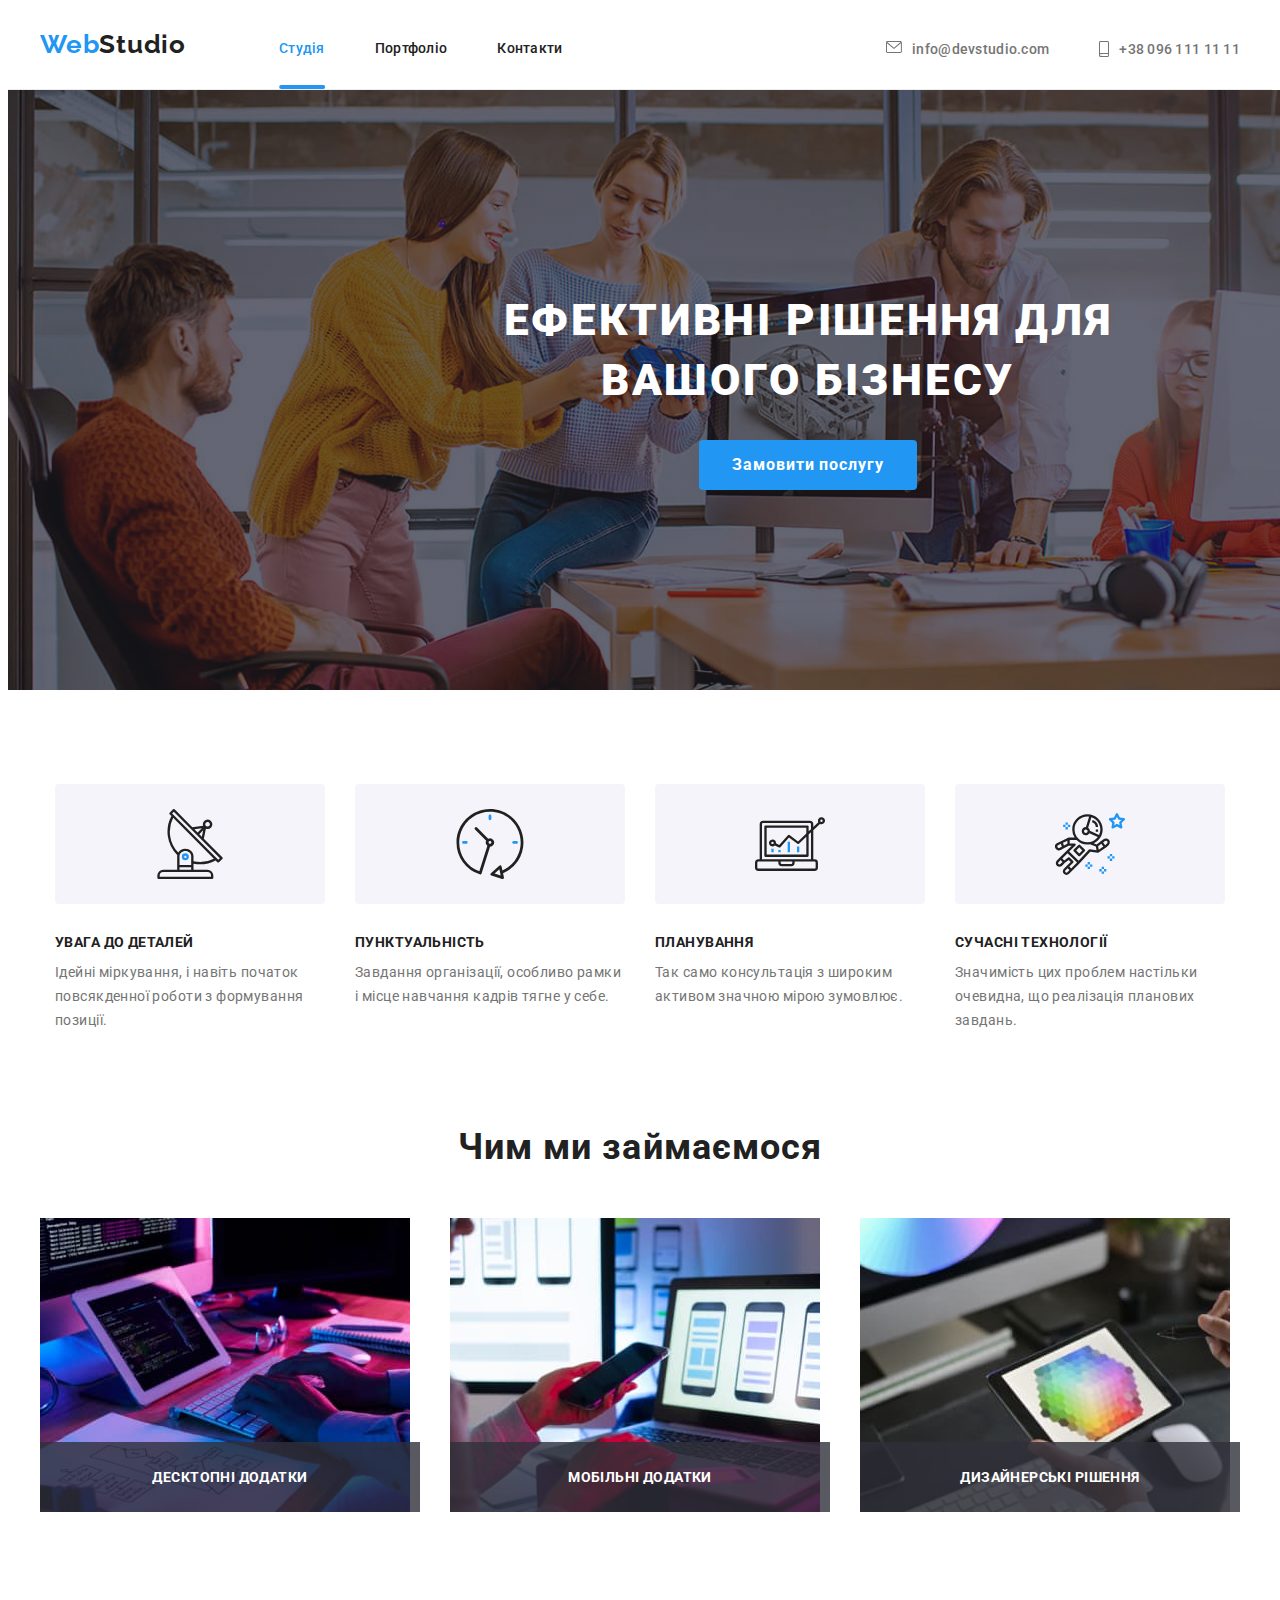
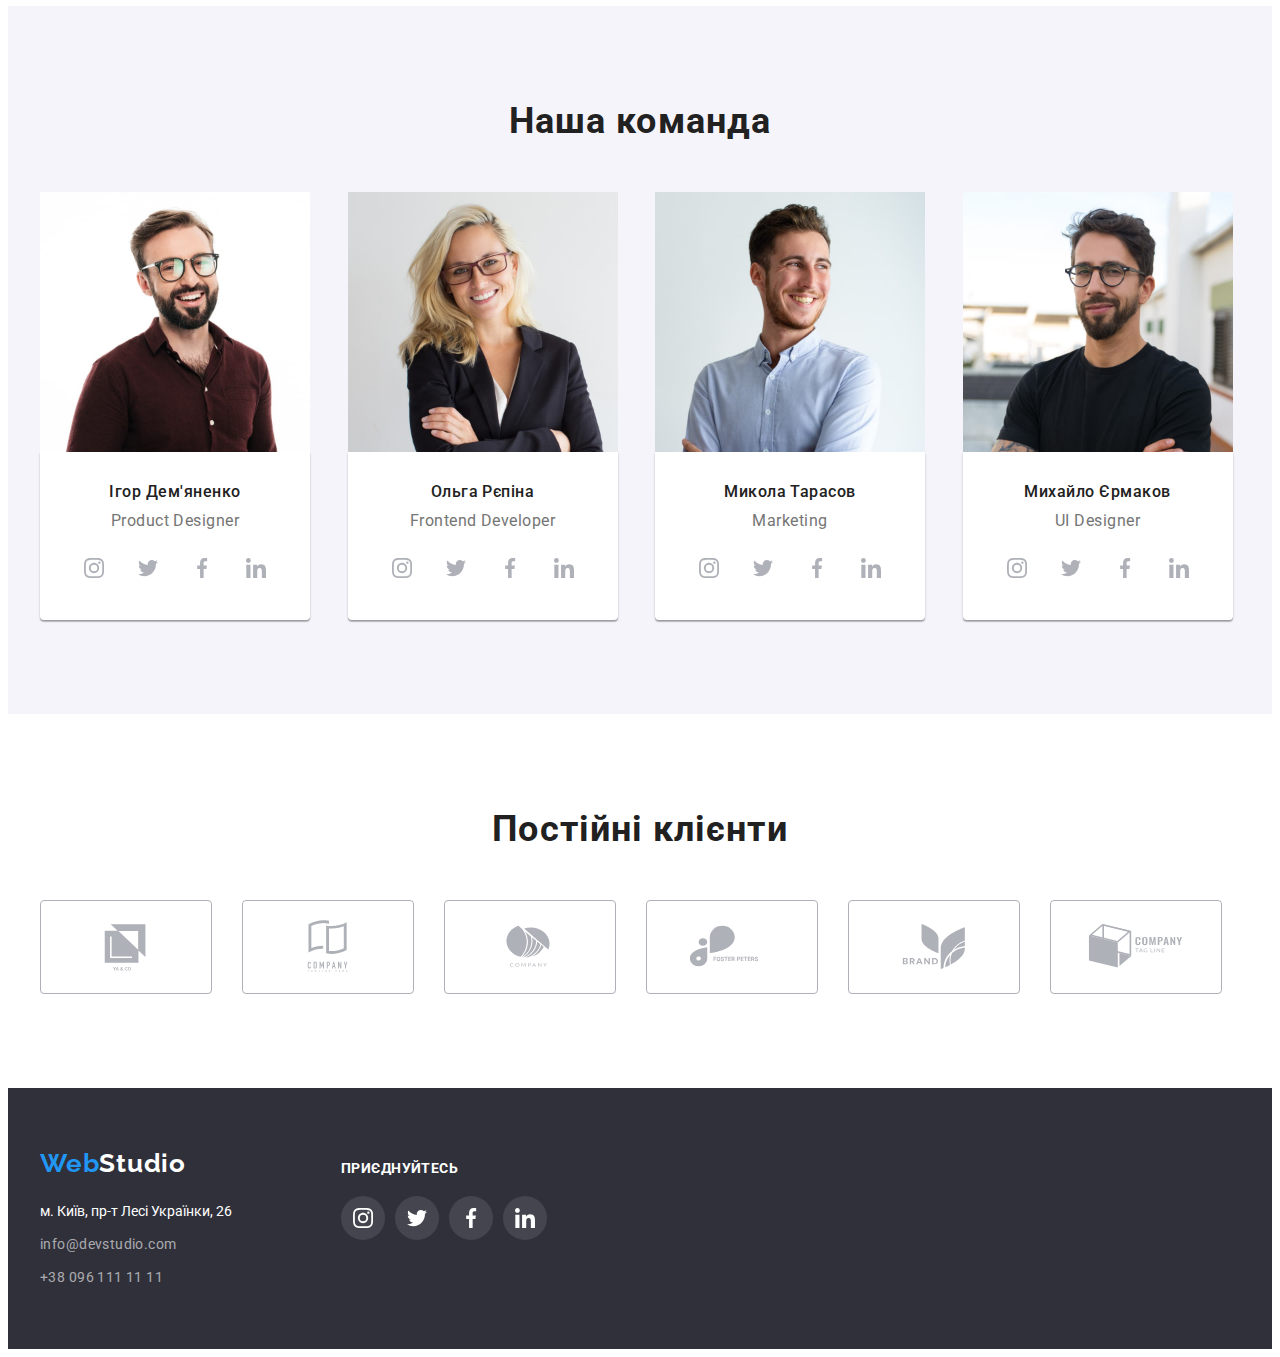
<file: index.html>
<!DOCTYPE html>
<html lang="uk">
  <head>
    <meta charset="UTF-8" />
    <meta http-equiv="X-UA-Compatible" content="IE=edge" />
    <meta name="viewport" content="width=device-width, initial-scale=1.0" />
    <!-----------------lang------------->
    <link rel="preconnect" href="https://fonts.googleapis.com" />
    <link rel="preconnect" href="https://fonts.gstatic.com" crossorigin />
    <link
      href="https://fonts.googleapis.com/css2?family=Raleway:wght@700&family=Roboto:wght@400;500;700;900&display=swap"
      rel="stylesheet"
    />
    <!-----------------normalize------------->
    <link
      rel="stylesheet"
      href="https://cdnjs.cloudflare.com/ajax/libs/modern-normalize/1.1.0/modern-normalize.min.css"
      integrity="sha512-wpPYUAdjBVSE4KJnH1VR1HeZfpl1ub8YT/NKx4PuQ5NmX2tKuGu6U/JRp5y+Y8XG2tV+wKQpNHVUX03MfMFn9Q=="
      crossorigin="anonymous"
      referrerpolicy="no-referrer"
    />

    <!-----------------css------------->
    <link rel="stylesheet" href="./css/styles.css" />

    <title>WEB STUDIO</title>
  </head>

  <body>
    <header class="header">
      <div class="header-container container">
        <a class="logo link" href="./index.html" lang="en"
          >Web<span class="logo-header">Studio</span>
        </a>
        <nav class="nav-list-container">
          <ul class="nav-list list">
            <li class="nav-item">
              <a href="./index.html" class="nav-link active link"> Студія</a>
            </li>
            <li class="nav-item">
              <a href="./portfolio.html " class="nav-link link"> Портфоліо</a>
            </li>
            <li class="nav-item"><a href="" class="nav-link link"> Контакти</a></li>
          </ul>
        </nav>
        <ul class="nav-contacts list">
          <li class="nav-contacts-item">
            <a href="" class="nav-contacts-link link" lang="en">
              <svg class="header-icon" width="16" height="12">
                <use href="./images/icons.svg#icon-envelope"></use>
              </svg>
              info@devstudio.com</a
            >
          </li>
          <li class="nav-contacts-item">
            <a href="tel:+380961111111" class="nav-contacts-link link"
              ><svg class="header-icon" width="10" height="16">
                <use href="./images/icons.svg#icon-smartphone"></use></svg
              >+38 096 111 11 11</a
            >
          </li>
        </ul>
      </div>
    </header>

    <main>
      <section class="hero">
        <div class="hero-container container">
          <h1 class="hero-text">ЕФЕКТИВНІ РІШЕННЯ ДЛЯ ВАШОГО БІЗНЕСУ</h1>
          <button type="button" class="hero-btn" data-modal-open>Замовити послугу</button>
        </div>
      </section>

      <section class="features-section">
        <div class="container">
          <h2 hidden>Особливості</h2>
          <ul class="features list">
            <li class="features-item">
              <div class="features-svg-container">
                <svg class="features-svg" width="70" height="70">
                  <use href="./images/icons.svg#icon-antenna"></use>
                </svg>
              </div>
              <h3 class="features-item-h">УВАГА ДО ДЕТАЛЕЙ</h3>
              <p class="features-item-p">
                Ідейні міркування, і навіть початок повсякденної роботи з формування позиції.
              </p>
            </li>
            <li class="features-item">
              <div class="features-svg-container">
                <svg class="features-svg" width="70" height="70">
                  <use href="./images/icons.svg#icon-clock"></use>
                </svg>
              </div>
              <h3 class="features-item-h">ПУНКТУАЛЬНІСТЬ</h3>
              <p class="features-item-p">
                Завдання організації, особливо рамки і місце навчання кадрів тягне у себе.
              </p>
            </li>
            <li class="features-item">
              <div class="features-svg-container">
                <svg class="features-svg" width="70" height="70">
                  <use href="./images/icons.svg#icon-diagram"></use>
                </svg>
              </div>
              <h3 class="features-item-h">ПЛАНУВАННЯ</h3>
              <p class="features-item-p">
                Так само консультація з широким активом значною мірою зумовлює.
              </p>
            </li>
            <li class="features-item">
              <div class="features-svg-container">
                <svg class="features-svg" width="70" height="70">
                  <use href="./images/icons.svg#icon-astronaut"></use>
                </svg>
              </div>
              <h3 class="features-item-h">СУЧАСНІ ТЕХНОЛОГІЇ</h3>
              <p class="features-item-p">
                Значимість цих проблем настільки очевидна, що реалізація планових завдань.
              </p>
            </li>
          </ul>
        </div>
      </section>

      <section class="activitys-section">
        <div class="container">
          <h2 class="activitys">Чим ми займаємося</h2>
          <ul class="activitys-foto card-set list">
            <li class="activitys-img card-set-items">
              <div class="activitys-thumb">
                <img src="./images/box1.jpg" alt="tablet1" width="370" />
                <div class="activitys-overlay"><p>Десктопні додатки</p></div>
              </div>
            </li>
            <li class="activitys-img card-set-items">
              <div class="activitys-thumb">
                <img src="./images/box2.jpg" alt="tablet1" width="370" />
                <div class="activitys-overlay"><p>Мобільні додатки</p></div>
              </div>
            </li>
            <li class="activitys-img card-set-items">
              <div class="activitys-thumb">
                <img src="./images/box3.jpg" alt="tablet1" width="370" />
                <div class="activitys-overlay"><p>Дизайнерські рішення</p></div>
              </div>
            </li>
          </ul>
        </div>
      </section>

      <section class="team-content-section">
        <div class="container">
          <h2 class="team">Наша команда</h2>
          <ul class="team-list card-set list">
            <li class="card-set-items">
              <img src="./images/team1.jpg" class="img-foto" alt="foto1" width="270" />
              <div class="team-list-items">
                <h3 class="team-item-h">Ігор Дем'яненко</h3>
                <p class="team-item-p lan" lang="en">Product Designer</p>
                <ul class="social-links-list list">
                  <li>
                    <a
                      class="social-link link"
                      href=""
                      target="_blank"
                      rel="noopener noreferrer"
                      aria-label="instagram icon"
                      ><svg class="social-icons" width="20" height="20">
                        <use href="./images/icons.svg#icon-instagram"></use></svg
                    ></a>
                  </li>
                  <li>
                    <a
                      class="social-link link"
                      href=""
                      target="_blank"
                      rel="noopener noreferrer"
                      aria-label="twitter icon"
                      ><svg class="social-icons" width="20" height="20">
                        <use href="./images/icons.svg#icon-twitter"></use></svg
                    ></a>
                  </li>
                  <li>
                    <a
                      class="social-link link"
                      href=""
                      target="_blank"
                      rel="noopener noreferrer"
                      aria-label="facebook icon"
                      ><svg class="social-icons" width="20" height="20">
                        <use href="./images/icons.svg#icon-facebook"></use></svg
                    ></a>
                  </li>
                  <li>
                    <a
                      class="social-link link"
                      href=""
                      target="_blank"
                      rel="noopener noreferrer"
                      aria-label="linkedin icon"
                      ><svg class="social-icons" width="20" height="20">
                        <use href="./images/icons.svg#icon-linkedin"></use></svg
                    ></a>
                  </li>
                </ul>
              </div>
            </li>
            <li class="card-set-items">
              <img src="./images/team2.jpg" class="img-foto" alt="foto2" width="270" />
              <div class="team-list-items">
                <h3 class="team-item-h">Ольга Рєпіна</h3>
                <p class="team-item-p" lang="en">Frontend Developer</p>
                <ul class="social-links-list list">
                  <li>
                    <a
                      class="social-link link"
                      href=""
                      target="_blank"
                      rel="noopener noreferrer"
                      aria-label="instagram icon"
                      ><svg class="social-icons" width="20" height="20">
                        <use href="./images/icons.svg#icon-instagram"></use></svg
                    ></a>
                  </li>
                  <li>
                    <a
                      class="social-link link"
                      href=""
                      target="_blank"
                      rel="noopener noreferrer"
                      aria-label="twitter icon"
                      ><svg class="social-icons" width="20" height="20">
                        <use href="./images/icons.svg#icon-twitter"></use></svg
                    ></a>
                  </li>
                  <li>
                    <a
                      class="social-link link"
                      href=""
                      target="_blank"
                      rel="noopener noreferrer"
                      aria-label="facebook icon"
                      ><svg class="social-icons" width="20" height="20">
                        <use href="./images/icons.svg#icon-facebook"></use></svg
                    ></a>
                  </li>
                  <li>
                    <a
                      class="social-link link"
                      href=""
                      target="_blank"
                      rel="noopener noreferrer"
                      aria-label="linkedin icon"
                      ><svg class="social-icons" width="20" height="20">
                        <use href="./images/icons.svg#icon-linkedin"></use></svg
                    ></a>
                  </li>
                </ul>
              </div>
            </li>
            <li class="card-set-items">
              <img src="./images/team3.jpg" class="img-foto" alt="foto3" width="270" />
              <div class="team-list-items">
                <h3 class="team-item-h">Микола Тарасов</h3>
                <p class="team-item-p" lang="en">Marketing</p>
                <ul class="social-links-list list">
                  <li>
                    <a
                      class="social-link link"
                      href=""
                      target="_blank"
                      rel="noopener noreferrer"
                      aria-label="instagram icon"
                      ><svg class="social-icons" width="20" height="20">
                        <use href="./images/icons.svg#icon-instagram"></use></svg
                    ></a>
                  </li>
                  <li>
                    <a
                      class="social-link link"
                      href=""
                      target="_blank"
                      rel="noopener noreferrer"
                      aria-label="twitter icon"
                      ><svg class="social-icons" width="20" height="20">
                        <use href="./images/icons.svg#icon-twitter"></use></svg
                    ></a>
                  </li>
                  <li>
                    <a
                      class="social-link link"
                      href=""
                      target="_blank"
                      rel="noopener noreferrer"
                      aria-label="facebook icon"
                      ><svg class="social-icons" width="20" height="20">
                        <use href="./images/icons.svg#icon-facebook"></use></svg
                    ></a>
                  </li>
                  <li>
                    <a
                      class="social-link link"
                      href=""
                      target="_blank"
                      rel="noopener noreferrer"
                      aria-label="linkedin icon"
                      ><svg class="social-icons" width="20" height="20">
                        <use href="./images/icons.svg#icon-linkedin"></use></svg
                    ></a>
                  </li>
                </ul>
              </div>
            </li>
            <li class="card-set-items">
              <img src="./images/team4.jpg" class="img-foto" alt="foto4" width="270" />
              <div class="team-list-items">
                <h3 class="team-item-h">Михайло Єрмаков</h3>
                <p class="team-item-p" lang="en">UI Designer</p>
                <ul class="social-links-list list">
                  <li>
                    <a
                      class="social-link link"
                      href=""
                      target="_blank"
                      rel="noopener noreferrer"
                      aria-label="instagram icon"
                      ><svg class="social-icons" width="20" height="20">
                        <use href="./images/icons.svg#icon-instagram"></use></svg
                    ></a>
                  </li>
                  <li>
                    <a
                      class="social-link link"
                      href=""
                      target="_blank"
                      rel="noopener noreferrer"
                      aria-label="twitter icon"
                      ><svg class="social-icons" width="20" height="20">
                        <use href="./images/icons.svg#icon-twitter"></use></svg
                    ></a>
                  </li>
                  <li>
                    <a
                      class="social-link link"
                      href=""
                      target="_blank"
                      rel="noopener noreferrer"
                      aria-label="facebook icon"
                      ><svg class="social-icons" width="20" height="20">
                        <use href="./images/icons.svg#icon-facebook"></use></svg
                    ></a>
                  </li>
                  <li>
                    <a
                      class="social-link link"
                      href=""
                      target="_blank"
                      rel="noopener noreferrer"
                      aria-label="linkedin icon"
                      ><svg class="social-icons" width="20" height="20">
                        <use href="./images/icons.svg#icon-linkedin"></use></svg
                    ></a>
                  </li>
                </ul>
              </div>
            </li>
          </ul>
        </div>
      </section>

      <section class="customers-section">
        <div class="container">
          <h2 class="customers-h">Постійні клієнти</h2>
          <ul class="customers-list list">
            <li>
              <a href="" class="customers-link link" target="_blank" rel="noopener noreferrer"
                ><svg class="icon-clients" width="106" height="60">
                  <use href="./images/icons.svg#icon-client-1"></use></svg
              ></a>
            </li>
            <li>
              <a href="" class="customers-link link" target="_blank" rel="noopener noreferrer"
                ><svg class="icon-clients" width="106" height="60">
                  <use href="./images/icons.svg#icon-client-2"></use></svg
              ></a>
            </li>
            <li>
              <a href="" class="customers-link link" target="_blank" rel="noopener noreferrer"
                ><svg class="icon-clients" width="106" height="60">
                  <use href="./images/icons.svg#icon-client-3"></use></svg
              ></a>
            </li>
            <li>
              <a href="" class="customers-link link" target="_blank" rel="noopener noreferrer"
                ><svg class="icon-clients" width="106" height="60">
                  <use href="./images/icons.svg#icon-client-4"></use></svg
              ></a>
            </li>
            <li>
              <a href="" class="customers-link link" target="_blank" rel="noopener noreferrer"
                ><svg class="icon-clients" width="106" height="60">
                  <use href="./images/icons.svg#icon-client-5"></use></svg
              ></a>
            </li>
            <li>
              <a href="" class="customers-link link" target="_blank" rel="noopener noreferrer"
                ><svg class="icon-clients" width="106" height="60">
                  <use href="./images/icons.svg#icon-client-6"></use></svg
              ></a>
            </li>
          </ul>
        </div>
      </section>
    </main>

    <footer class="footer">
      <div class="footer-container container">
        <div class="footer-container-left">
          <a class="logo-footer link" href="./index.html" lang="en"
            >Web<span class="logo-footer-span">Studio</span>
          </a>
          <address>
            <ul class="footer-contacts list">
              <li class="footer-nav-items">
                <a
                  href="https://www.google.com/maps/d/viewer?mid=10uSM3H-mIU3GznYo2szRIEphczw&hl=en_US&ll=50.42732700000001%2C30.538092&z=17"
                  class="footer-adress-link link"
                  target="_blank"
                  rel="noopener noreferrer"
                >
                  м. Київ, пр-т Лесі Українки, 26</a
                >
              </li>
              <li class="footer-nav-items">
                <a href="info@devstudio.com" class="footer-contacts-link link" lang="en"
                  >info@devstudio.com</a
                >
              </li>
              <li class="footer-nav-items">
                <a href="tel:+380961111111" class="footer-contacts-link link">+38 096 111 11 11</a>
              </li>
            </ul>
          </address>
        </div>
        <div class="footer-container-right">
          <p class="footer-p-right">ПРИЄДНУЙТЕСЬ</p>
          <ul class="social-links-list list">
            <li>
              <a
                class="social-link-footer link"
                href=""
                target="_blank"
                rel="noopener noreferrer"
                aria-label="instagram icon"
                ><svg class="social-icons" width="20" height="20">
                  <use href="./images/icons.svg#icon-instagram"></use></svg
              ></a>
            </li>
            <li>
              <a
                class="social-link-footer link"
                href=""
                target="_blank"
                rel="noopener noreferrer"
                aria-label="twitter icon"
                ><svg class="social-icons" width="20" height="20">
                  <use href="./images/icons.svg#icon-twitter"></use></svg
              ></a>
            </li>
            <li>
              <a
                class="social-link-footer link"
                href=""
                target="_blank"
                rel="noopener noreferrer"
                aria-label="facebook icon"
                ><svg class="social-icons" width="20" height="20">
                  <use href="./images/icons.svg#icon-facebook"></use></svg
              ></a>
            </li>
            <li>
              <a
                class="social-link-footer link"
                href=""
                target="_blank"
                rel="noopener noreferrer"
                aria-label="linkedin icon"
                ><svg class="social-icons" width="20" height="20">
                  <use href="./images/icons.svg#icon-linkedin"></use></svg
              ></a>
            </li>
          </ul>
        </div>
      </div>
    </footer>

    <!------------MADAL WINDOW------------>

    <div class="backdrop is-hidden" data-modal>
      <div class="modal">
        <button class="modal-btn" data-modal-close>
          <svg class="modal-icon" width="18" height="18">
            <use href="./images/icons.svg#icon-close"></use>
          </svg>
        </button>
      </div>
    </div>

    <script src="./js/modal.js"></script>
  </body>
</html>
</file>
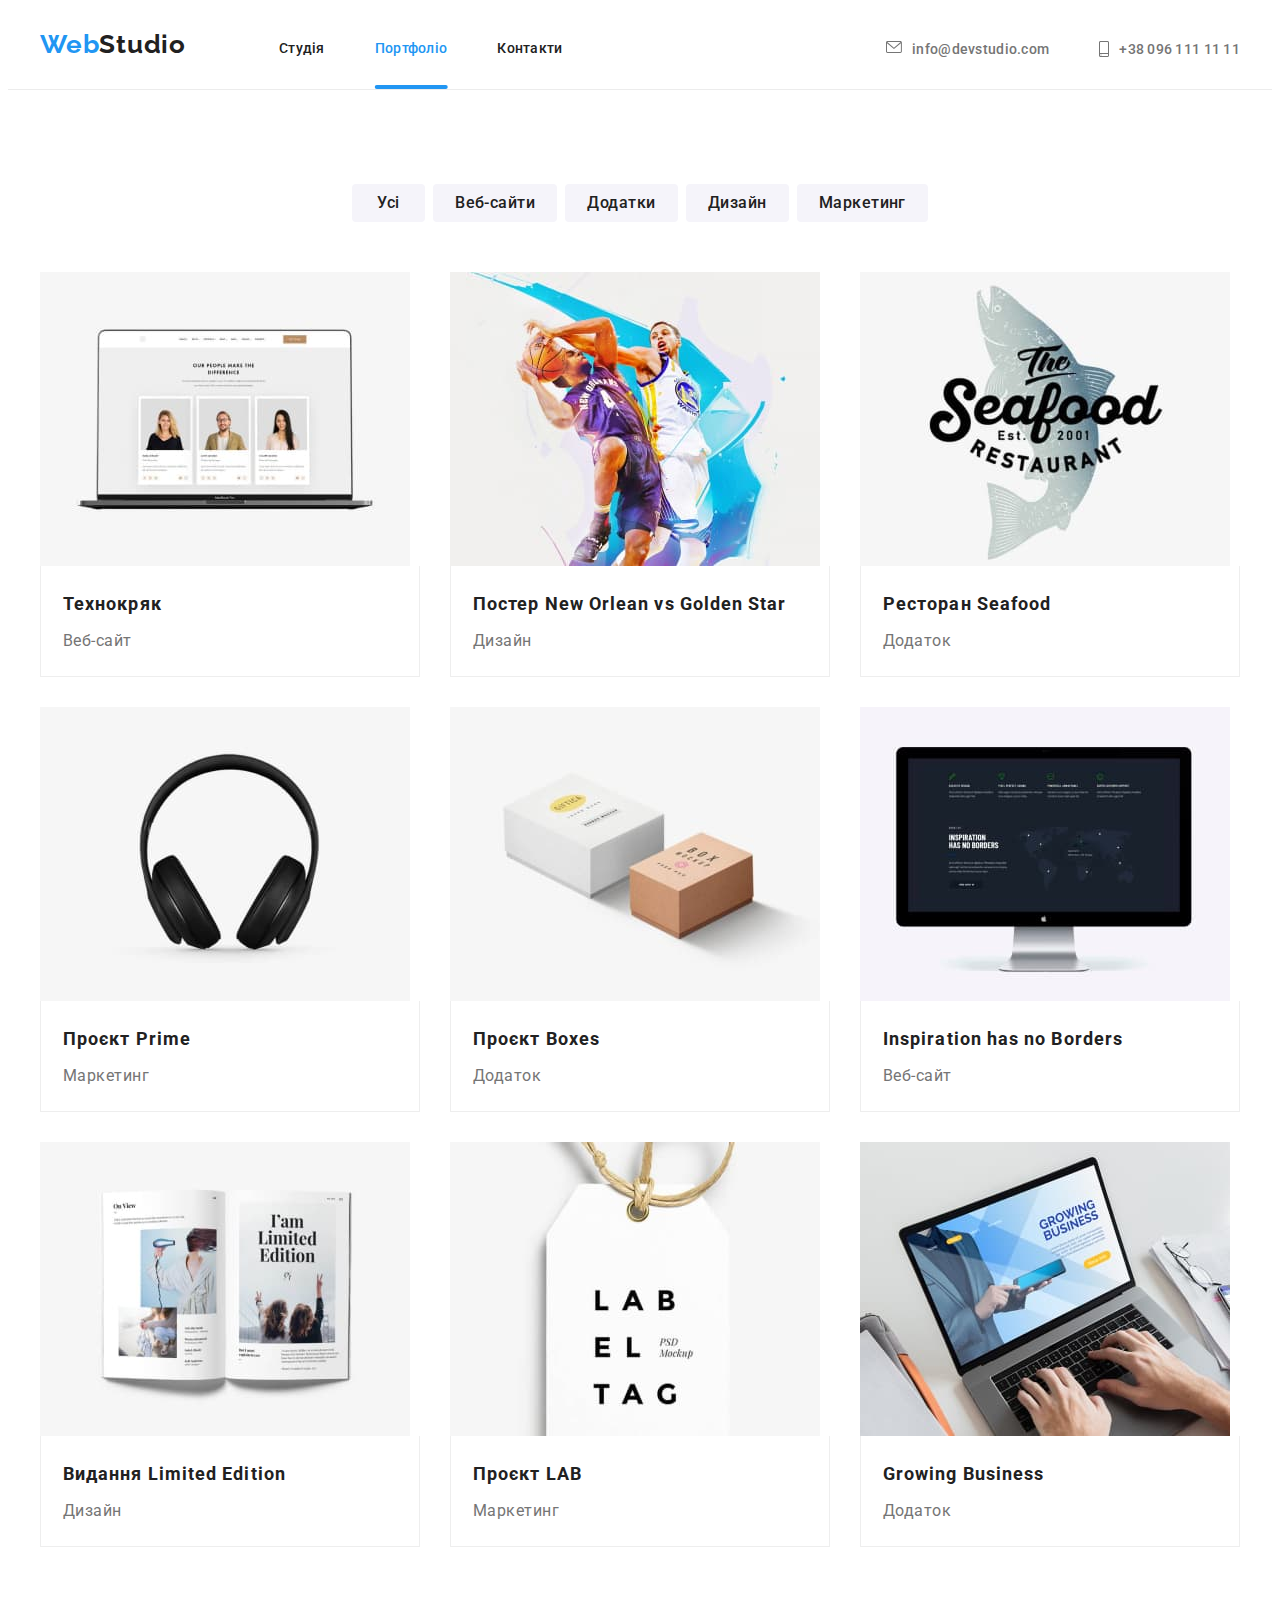
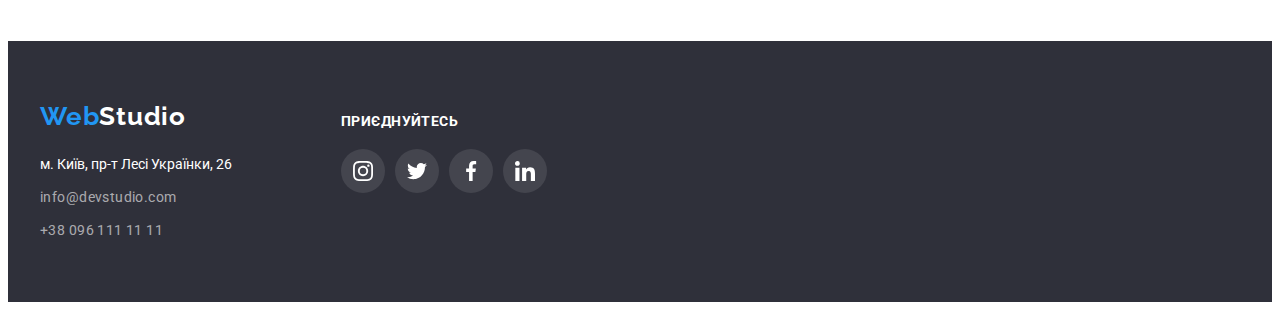
<file: portfolio.html>
<!DOCTYPE html>
<html lang="uk">
  <head>
    <meta charset="UTF-8" />
    <meta http-equiv="X-UA-Compatible" content="IE=edge" />
    <meta name="viewport" content="width=device-width, initial-scale=1.0" />
    <!-----------------lang------------->
    <link rel="preconnect" href="https://fonts.googleapis.com" />
    <link rel="preconnect" href="https://fonts.gstatic.com" crossorigin />
    <link
      href="https://fonts.googleapis.com/css2?family=Raleway:wght@700&family=Roboto:wght@400;500;700;900&display=swap"
      rel="stylesheet"
    />
    <!-----------------normalize------------->
    <link
      rel="stylesheet"
      href="https://cdnjs.cloudflare.com/ajax/libs/modern-normalize/1.1.0/modern-normalize.min.css"
      integrity="sha512-wpPYUAdjBVSE4KJnH1VR1HeZfpl1ub8YT/NKx4PuQ5NmX2tKuGu6U/JRp5y+Y8XG2tV+wKQpNHVUX03MfMFn9Q=="
      crossorigin="anonymous"
      referrerpolicy="no-referrer"
    />
    <!-----------------css------------->
    <link rel="stylesheet" href="./css/styles.css" />

    <title>Портфоліо</title>
  </head>

  <body>
    <header class="header">
      <div class="header-container container">
        <a class="logo link" href="./index.html" lang="en"
          >Web<span class="logo-header">Studio</span>
        </a>
        <nav class="nav-list-container">
          <ul class="nav-list list">
            <li class="nav-item">
              <a href="./index.html" class="nav-link link"> Студія</a>
            </li>
            <li class="nav-item">
              <a href="./portfolio.html " class="nav-link active link"> Портфоліо</a>
            </li>
            <li class="nav-item"><a href="" class="nav-link link"> Контакти</a></li>
          </ul>
        </nav>
        <ul class="nav-contacts list">
          <li class="nav-contacts-item transitions">
            <a href="" class="nav-contacts-link link" lang="en">
              <svg class="header-icon" width="16" height="12">
                <use href="./images/icons.svg#icon-envelope"></use>
              </svg>
              info@devstudio.com</a
            >
          </li>
          <li class="nav-contacts-item">
            <a href="tel:+380961111111" class="nav-contacts-link link"
              ><svg class="header-icon" width="10" height="16">
                <use href="./images/icons.svg#icon-smartphone"></use></svg
              >+38 096 111 11 11</a
            >
          </li>
        </ul>
      </div>
    </header>

    <main class="main">
      <section>
        <div class="container">
          <h1 hidden>Портфоліо</h1>
          <ul class="portfolio-btn list">
            <li><button type="button" class="portfolio-btn-item transitions">Усі</button></li>
            <li><button type="button" class="portfolio-btn-item transitions">Веб-сайти</button></li>
            <li><button type="button" class="portfolio-btn-item transitions">Додатки</button></li>
            <li><button type="button" class="portfolio-btn-item transitions">Дизайн</button></li>
            <li><button type="button" class="portfolio-btn-item transitions">Маркетинг</button></li>
          </ul>

          <ul class="portfolio-tool card-set list">
            <li class="portfolio-items card-set-items">
              <a href="" class="portfolio-tool-link link">
                <div class="portfolio-thumb">
                  <img src="./images/product1.jpg" alt="product1" width="370" />
                  <div class="overlay">
                    <p class="overley-text">
                      Ресурс пропонує комплексні пропозиції з різним рівнем функціоналу та сервісів.
                      Все це дозволить відвідувачу отримати вичерпні відомості про компанію чи
                      приватну особу.
                    </p>
                  </div>
                </div>
                <div class="portfolio-tools-text">
                  <h2 class="portfolio-tool-h">Технокряк</h2>
                  <p class="portfolio-tool-p">Веб-сайт</p>
                </div>
              </a>
            </li>
            <li class="portfolio-items card-set-items">
              <a href="" class="portfolio-tool-link link">
                <div class="portfolio-thumb">
                  <img src="./images/product2.jpg" alt="product2" width="370" />
                  <div class="overlay">
                    <p class="overley-text">
                      Ресурс пропонує комплексні пропозиції з різним рівнем функціоналу та сервісів.
                      Все це дозволить відвідувачу отримати вичерпні відомості про компанію чи
                      приватну особу.
                    </p>
                  </div>
                </div>
                <div class="portfolio-tools-text">
                  <h2 class="portfolio-tool-h">
                    Постер <span lang="en">New Orlean vs Golden Star</span>
                  </h2>
                  <p class="portfolio-tool-p">Дизайн</p>
                </div>
              </a>
            </li>
            <li class="portfolio-items card-set-items">
              <a href="" class="portfolio-tool-link link">
                <div class="portfolio-thumb">
                  <img src="./images/product3.jpg" alt="product3" width="370" />
                  <div class="overlay">
                    <p class="overley-text">
                      Ресурс пропонує комплексні пропозиції з різним рівнем функціоналу та сервісів.
                      Все це дозволить відвідувачу отримати вичерпні відомості про компанію чи
                      приватну особу.
                    </p>
                  </div>
                </div>
                <div class="portfolio-tools-text">
                  <h2 class="portfolio-tool-h">Ресторан <span lang="en">Seafood</span></h2>
                  <p class="portfolio-tool-p">Додаток</p>
                </div>
              </a>
            </li>
            <li class="portfolio-items card-set-items">
              <a href="" class="portfolio-tool-link link">
                <div class="portfolio-thumb">
                  <img src="./images/product4.jpg" alt="product4" width="370" />
                  <div class="overlay">
                    <p class="overley-text">
                      Ресурс пропонує комплексні пропозиції з різним рівнем функціоналу та сервісів.
                      Все це дозволить відвідувачу отримати вичерпні відомості про компанію чи
                      приватну особу.
                    </p>
                  </div>
                </div>
                <div class="portfolio-tools-text">
                  <h2 class="portfolio-tool-h">Проєкт <span lang="en">Prime</span></h2>
                  <p class="portfolio-tool-p">Маркетинг</p>
                </div>
              </a>
            </li>
            <li class="portfolio-items card-set-items">
              <a href="" class="portfolio-tool-link link">
                <div class="portfolio-thumb">
                  <img src="./images/product5.jpg" alt="product5" width="370" />
                  <div class="overlay">
                    <p class="overley-text">
                      Ресурс пропонує комплексні пропозиції з різним рівнем функціоналу та сервісів.
                      Все це дозволить відвідувачу отримати вичерпні відомості про компанію чи
                      приватну особу.
                    </p>
                  </div>
                </div>
                <div class="portfolio-tools-text">
                  <h2 class="portfolio-tool-h">Проєкт <span lang="en">Boxes</span></h2>
                  <p class="portfolio-tool-p">Додаток</p>
                </div>
              </a>
            </li>
            <li class="portfolio-items card-set-items">
              <a href="" class="portfolio-tool-link link">
                <div class="portfolio-thumb">
                  <img src="./images/product6.jpg" alt="product6" width="370" />
                  <div class="overlay">
                    <p class="overley-text">
                      Ресурс пропонує комплексні пропозиції з різним рівнем функціоналу та сервісів.
                      Все це дозволить відвідувачу отримати вичерпні відомості про компанію чи
                      приватну особу.
                    </p>
                  </div>
                </div>
                <div class="portfolio-tools-text">
                  <h2 class="portfolio-tool-h" lang="en">Inspiration has no Borders</h2>
                  <p class="portfolio-tool-p">Веб-сайт</p>
                </div>
              </a>
            </li>
            <li class="portfolio-items card-set-items">
              <a href="" class="portfolio-tool-link link">
                <div class="portfolio-thumb">
                  <img src="./images/product7.jpg" alt="product7" width="370" />
                  <div class="overlay">
                    <p class="overley-text">
                      Ресурс пропонує комплексні пропозиції з різним рівнем функціоналу та сервісів.
                      Все це дозволить відвідувачу отримати вичерпні відомості про компанію чи
                      приватну особу.
                    </p>
                  </div>
                </div>
                <div class="portfolio-tools-text">
                  <h2 class="portfolio-tool-h">Видання <span lang="en">Limited Edition</span></h2>
                  <p class="portfolio-tool-p">Дизайн</p>
                </div>
              </a>
            </li>
            <li class="portfolio-items card-set-items">
              <a href="" class="portfolio-tool-link link">
                <div class="portfolio-thumb">
                  <img src="./images/product8.jpg" alt="product8" width="370" />
                  <div class="overlay">
                    <p class="overley-text">
                      Ресурс пропонує комплексні пропозиції з різним рівнем функціоналу та сервісів.
                      Все це дозволить відвідувачу отримати вичерпні відомості про компанію чи
                      приватну особу.
                    </p>
                  </div>
                </div>
                <div class="portfolio-tools-text">
                  <h2 class="portfolio-tool-h">Проєкт <span lang="en">LAB</span></h2>
                  <p class="portfolio-tool-p">Маркетинг</p>
                </div>
              </a>
            </li>
            <li class="portfolio-items card-set-items">
              <a href="" class="portfolio-tool-link link">
                <div class="portfolio-thumb">
                  <img src="./images/product9.jpg" alt="product9" width="370" />
                  <div class="overlay">
                    <p class="overley-text">
                      Ресурс пропонує комплексні пропозиції з різним рівнем функціоналу та сервісів.
                      Все це дозволить відвідувачу отримати вичерпні відомості про компанію чи
                      приватну особу.
                    </p>
                  </div>
                </div>
                <div class="portfolio-tools-text">
                  <h2 class="portfolio-tool-h" lang="en">Growing Business</h2>
                  <p class="portfolio-tool-p">Додаток</p>
                </div>
              </a>
            </li>
          </ul>
        </div>
      </section>
    </main>

    <footer class="footer">
      <div class="footer-container container">
        <div class="footer-container-left">
          <a class="logo-footer link" href="./index.html" lang="en"
            >Web<span class="logo-footer-span">Studio</span>
          </a>
          <address>
            <ul class="footer-contacts list">
              <li class="footer-nav-items">
                <a
                  href="https://www.google.com/maps/d/viewer?mid=10uSM3H-mIU3GznYo2szRIEphczw&hl=en_US&ll=50.42732700000001%2C30.538092&z=17"
                  class="footer-adress-link link"
                  target="_blank"
                  rel="noopener noreferrer"
                >
                  м. Київ, пр-т Лесі Українки, 26</a
                >
              </li>
              <li class="footer-nav-items">
                <a href="info@devstudio.com" class="footer-contacts-link link" lang="en"
                  >info@devstudio.com</a
                >
              </li>
              <li class="footer-nav-items">
                <a href="tel:+380961111111" class="footer-contacts-link link">+38 096 111 11 11</a>
              </li>
            </ul>
          </address>
        </div>
        <div class="footer-container-right">
          <p class="footer-p-right">ПРИЄДНУЙТЕСЬ</p>
          <ul class="social-links-list list">
            <li>
              <a
                class="social-link-footer link"
                href=""
                target="_blank"
                rel="noopener noreferrer"
                aria-label="instagram icon"
                ><svg class="social-icons" width="20" height="20">
                  <use href="./images/icons.svg#icon-instagram"></use></svg
              ></a>
            </li>
            <li>
              <a
                class="social-link-footer link"
                href=""
                target="_blank"
                rel="noopener noreferrer"
                aria-label="twitter icon"
                ><svg class="social-icons" width="20" height="20">
                  <use href="./images/icons.svg#icon-twitter"></use></svg
              ></a>
            </li>
            <li>
              <a
                class="social-link-footer link"
                href=""
                target="_blank"
                rel="noopener noreferrer"
                aria-label="facebook icon"
                ><svg class="social-icons" width="20" height="20">
                  <use href="./images/icons.svg#icon-facebook"></use></svg
              ></a>
            </li>
            <li>
              <a
                class="social-link-footer link"
                href=""
                target="_blank"
                rel="noopener noreferrer"
                aria-label="linkedin icon"
                ><svg class="social-icons" width="20" height="20">
                  <use href="./images/icons.svg#icon-linkedin"></use></svg
              ></a>
            </li>
          </ul>
        </div>
      </div>
    </footer>
  </body>
</html>
</file>
<file: css/styles.css>
:root {
  --link-focus-color: #2196f3;
  --text-paragraf-color: #757575;
  --text-fon-white-color: #ffffff;
  --text-black-color: #212121;

  --indent: 30px;
  --items: 3;
}
body {
  font-family: 'Roboto', sans-serif;
  color: var(--text-black-color);
}

/*------card set-----*/
.card-set {
  display: flex;
  flex-wrap: wrap;
  gap: var(--indent);
}
.card-set-items {
  flex-basis: calc((100% - var(--indent) * (var(--items) - 1)) / var(--items));
}

/*------reset start-----*/
h1,
h2,
h3,
h4,
h5,
h6,
p,
ul {
  margin: 0;
  margin-block-end: 0;
  margin-block-start: 0;
}
.list {
  list-style: none;
  margin: 0;
  padding: 0;
}
.link {
  text-decoration: none;
  color: currentColor;
}
img {
  display: block;
  max-width: 100%;
  height: auto;
}

.container {
  width: 1200px;
  padding: 0 15px;
  margin: 0 auto;
}
/*------reset end-----*/
/*------TRANSITION-----*/
.transitions {
  transition-property: color, background-color, box-shadow;
  transition-duration: 250ms, 250ms, 250ms;
  transition-timing-function: cubic-bezier(0.4, 0, 0.2, 1), cubic-bezier(0.4, 0, 0.2, 1),
    cubic-bezier(0.4, 0, 0.2, 1);
}

/*--------------HEADER---------------*/

.header {
  border-bottom: 1px solid #ececec;
}
.header-container {
  display: flex;
  justify-content: space-between;
  align-items: baseline;
}
.logo {
  margin-right: 93px;

  font-family: 'Raleway';
  font-weight: 700;
  font-size: 26px;
  line-height: calc(31 / 26);

  letter-spacing: 0.03em;

  color: var(--link-focus-color);
}
.logo-header {
  color: var(--text-black-color);
}
.nav-list-container {
  margin-right: auto;
}
.nav-list {
  display: flex;
  gap: 50px;
}
.nav-item {
}
.nav-link {
  position: relative;

  display: block;
  padding: 32px 0;
  margin-left: auto;

  font-weight: 500;
  font-size: 14px;
  line-height: calc(16 / 14);
  letter-spacing: 0.02em;
  color: var(--text-black-color);

  accent-color: var(--link-focus-color);

  transition-property: color;
  transition-duration: 250ms;
  transition-timing-function: cubic-bezier(0.4, 0, 0.2, 1);
}
.nav-link:hover,
.nav-link:focus {
  color: var(--link-focus-color);
}
.nav-link::after {
  content: '';
  position: absolute;
  left: 50%;
  bottom: -1px;

  transform: translateX(-50%) scaleX(0.3);

  display: block;
  width: 100%;
  height: 4px;

  border-radius: 2px;

  background-color: var(--link-focus-color);
  opacity: 0;
  transition-property: transform, opacity;
  transition-duration: 250ms, 250ms;
  transition-timing-function: cubic-bezier(0.4, 0, 0.2, 1), cubic-bezier(0.4, 0, 0.2, 1);
}

.nav-link:hover::after,
.nav-link:focus::after {
  transform: translateX(-50%) scaleX(1);
  opacity: 1;
}

.active {
  color: var(--link-focus-color);
}
.active::after {
  content: '';
  position: absolute;
  left: 50%;
  bottom: -1px;

  transform: translateX(-50%);

  display: block;
  width: 100%;
  height: 4px;

  border-radius: 2px;

  background-color: var(--link-focus-color);
  opacity: 1;
}

.nav-contacts {
  display: flex;
  gap: 50px;
}
.nav-contacts-item {
  display: flex;
  align-items: baseline;
}
.nav-contacts-link {
  position: relative;

  display: flex;
  gap: 10px;
  padding: 32px 0;
  font-weight: 500;
  font-size: 14px;
  line-height: calc(16 / 14);
  letter-spacing: 0.02em;

  color: var(--text-paragraf-color);

  transition-property: color;
  transition-duration: 250ms;
  transition-timing-function: cubic-bezier(0.4, 0, 0.2, 1);
}

.nav-contacts-link:hover,
.nav-contacts-link:focus {
  color: var(--link-focus-color);
}
.header-icon {
  fill: currentColor;
}
/*--------------HEADER---------------*/

/*--------------MAIN-------------*/
.hero {
  background-color: rgba(47, 48, 58, 0.4);
  background-image: linear-gradient(rgba(47, 48, 58, 0.4), rgba(47, 48, 58, 0.4)),
    url('../images/bg-Img.svg');
  background-repeat: no-repeat;
  background-position: center;

  /* */
  width: 1600px;
  margin: 0 auto;
  text-align: center;
  padding-top: 200px;
  padding-bottom: 200px;
}
.hero-text {
  margin: 0 auto;
  margin-bottom: 30px;

  width: 696px;

  font-weight: 900;
  font-size: 44px;
  line-height: calc(60 / 44);
  text-align: center;
  letter-spacing: 0.06em;
  text-transform: uppercase;
  color: var(--text-fon-white-color);
}
.hero-btn {
  display: block;
  margin: 0 auto;
  text-align: center;

  min-width: 216px;
  min-height: 50px;
  padding: 8px 31px;

  font-family: inherit;
  font-weight: 700;
  font-size: 16px;
  line-height: calc(30 / 16);

  display: flex;
  align-items: center;
  text-align: center;
  letter-spacing: 0.06em;
  background: var(--link-focus-color);
  cursor: pointer;
  color: var(--text-fon-white-color);
  border-color: transparent;

  border-radius: 4px;

  transition-property: box-shadow;
  transition-duration: 250ms;
  transition-timing-function: cubic-bezier(0.4, 0, 0.2, 1);
}

.hero-btn:hover,
.hero-btn:focus {
  box-shadow: 0px 4px 4px rgba(0, 0, 0, 0.15);
}
.features-section {
  padding-top: 94px;
  padding-bottom: 94px;
}

.features {
  display: flex;
  justify-content: center;
}
.features-item:not(:last-child) {
  margin-right: 30px;
}
.features-svg-container {
  display: flex;
  justify-content: center;
  align-items: center;
  margin-bottom: 30px;

  width: 270px;
  height: 120px;
  background: #f5f4fa;
  border-radius: 4px;
}
.features-svg {
}
.features-item-h {
  width: 270px;
  margin-bottom: 10px;

  font-weight: 700;
  font-size: 14px;
  line-height: calc(16 / 14);
  letter-spacing: 0.03em;
  text-transform: uppercase;
}
.features-item-p {
  width: 270px;
  font-size: 14px;
  line-height: calc(24 / 14);
  letter-spacing: 0.03em;

  color: var(--text-paragraf-color);
}

.activitys-section {
  padding-bottom: 94px;
}
.activitys {
  width: 368px;
  margin: 0 auto;
  margin-bottom: 50px;
}
.activitys-thumb {
  position: relative;
}
.activitys-overlay {
  position: absolute;
  bottom: 0;
  left: 0;

  width: 100%;
  min-height: 70px;
  display: flex;
  align-items: center;
  justify-content: center;

  font-weight: 700;
  font-size: 14px;
  line-height: calc(16 / 14);
  text-align: center;
  letter-spacing: 0.03em;
  text-transform: uppercase;

  color: #ffffff;
  background: rgba(47, 48, 58, 0.8);
}

.activitys,
.team {
  font-weight: 700;
  font-size: 36px;
  line-height: calc(42 / 36);
  text-align: center;
  letter-spacing: 0.03em;
}
.team-content-section {
  padding: 94px 0;
  background-color: #f5f4fa;
}

.team {
  margin: 0 auto;
  margin-bottom: 50px;
}
.team-list {
  --items: 4;
}
.team-list-items {
  max-width: 270px;
  padding-top: 30px;
  padding-bottom: 30px;
  background-color: var(--text-fon-white-color);
  box-shadow: 0px 1px 3px rgba(0, 0, 0, 0.12), 0px 1px 1px rgba(0, 0, 0, 0.14),
    0px 2px 1px rgba(0, 0, 0, 0.2);
  border-radius: 0px 0px 4px 4px;
}
.img-foto {
}
.team-item-h {
  margin-bottom: 10px;

  font-weight: 500;
  font-size: 16px;
  line-height: calc(19 / 16);
  text-align: center;
  letter-spacing: 0.03em;
}
.team-item-p {
  margin-bottom: 16px;

  font-size: 16px;
  line-height: calc(19 / 16);
  text-align: center;
  letter-spacing: 0.03em;

  color: var(--text-paragraf-color);
}
.social-links-list {
  display: flex;
  justify-content: center;
  align-items: center;
  gap: 10px;
}
.social-link {
  display: flex;
  justify-content: center;
  align-items: center;
  width: 44px;
  height: 44px;
  border-radius: 50%;

  background: var(--text-fon-white-color);
  color: #afb1b8;

  transition-property: color, background-color;
  transition-duration: 250ms;
  transition-timing-function: cubic-bezier(0.4, 0, 0.2, 1);
}
.social-link:hover,
.social-link:focus {
  color: var(--text-fon-white-color);
  background-color: var(--link-focus-color);
}
.social-icons {
  fill: currentColor;
}

.customers-section {
  padding: 94px 0;
}

.customers-h {
  margin-bottom: 50px;

  font-weight: 700;
  font-size: 36px;
  line-height: calc(42 / 36);
  text-align: center;
  letter-spacing: 0.03em;

  color: var(--text-black-color);
}
.customers-list {
  display: flex;
  gap: 30px;
}

.customers-link {
  display: flex;
  justify-content: center;
  align-items: center;

  width: 170px;
  height: 92px;

  color: #afb1b8;
  border: 1px solid #afb1b8;
  border-radius: 4px;

  transition-property: color, border;
  transition-duration: 250ms, 250ms;
  transition-timing-function: cubic-bezier(0.4, 0, 0.2, 1), cubic-bezier(0.4, 0, 0.2, 1);
}
.customers-link:hover,
.customers-link:focus {
  color: var(--link-focus-color);
  border: 1px solid var(--link-focus-color);
}

.icon-clients {
  fill: currentColor;
}
/*--------------MAIN---------------*/
/*--------------footer---------------*/
.footer {
  padding: 60px 0;
  background-color: #2f303a;
}
.footer-container {
  display: flex;
  gap: 70px;
}

.logo-footer {
  display: inline-block;
  margin-bottom: 20px;

  font-family: 'Raleway';
  font-weight: 700;
  font-size: 26px;
  line-height: calc(31 / 26);
  letter-spacing: 0.03em;

  color: var(--link-focus-color);
}
.logo-footer-span {
  margin-bottom: 20px;
  color: var(--text-fon-white-color);
}

.footer-nav-items:not(:last-child) {
  margin-bottom: 9px;
}

.footer-adress-link {
  display: inline-block;
  width: 231px;

  font-style: normal;

  font-size: 14px;
  line-height: calc(24 / 14);
  color: var(--text-fon-white-color);
  text-decoration: none;

  transition-property: color;
  transition-duration: 250ms;
  transition-timing-function: cubic-bezier(0.4, 0, 0.2, 1);
}
.footer-adress-link:hover,
.footer-adress-link:focus {
  color: var(--link-focus-color);
}
.footer-contacts-link {
  display: inline-block;
  width: 231px;

  font-style: normal;
  font-size: 14px;
  line-height: calc(24 / 14);
  letter-spacing: 0.03em;

  color: rgba(255, 255, 255, 0.6);

  transition-property: color;
  transition-duration: 250ms;
  transition-timing-function: cubic-bezier(0.4, 0, 0.2, 1);
}
.footer-contacts-link:hover,
.footer-contacts-link:focus {
  color: var(--link-focus-color);
}

.footer-container-right {
  padding-top: 12px;
}
.footer-p-right {
  width: 116px;
  margin-bottom: 20px;

  font-weight: 700;
  font-size: 14px;
  line-height: calc(16 / 14);
  letter-spacing: 0.03em;
  text-transform: uppercase;

  color: var(--text-fon-white-color);
}
.social-link {
  background: var(--text-fon-white-color);
  color: #afb1b8;

  transition-property: color, background-color;
  transition-duration: 250ms;
  transition-timing-function: cubic-bezier(0.4, 0, 0.2, 1);
}

.social-link-footer {
  display: flex;
  justify-content: center;
  align-items: center;
  width: 44px;
  height: 44px;
  border-radius: 50%;

  color: var(--text-fon-white-color);
  background: rgba(255, 255, 255, 0.1);

  transition-property: background-color;
  transition-duration: 250ms;
  transition-timing-function: cubic-bezier(0.4, 0, 0.2, 1);
}
.social-link-footer:hover,
.social-link-footer:focus {
  background-color: var(--link-focus-color);
}
/*--------------footer---------------*/
/*--------------portfolio-main--------------*/
.main {
  padding: 94px 0;
}
.portfolio-btn {
  display: flex;
  justify-content: center;
  gap: 8px;
  margin-bottom: 50px;
}

.portfolio-btn-item {
  display: inline-block;

  min-width: 73px;
  padding: 4px 20px;

  font-family: inherit;
  font-weight: 500;
  font-size: 16px;
  line-height: calc(26 / 16);
  text-align: center;
  letter-spacing: 0.03em;
  cursor: pointer;

  color: var(--text-black-color);
  background: #f5f4fa;
  border-radius: 4px;
  border-color: transparent;
}
.portfolio-btn-item:hover,
.portfolio-btn-item:focus {
  color: var(--text-fon-white-color);
  background: var(--link-focus-color);
  box-shadow: 0px 3px 1px rgba(0, 0, 0, 0.1), 0px 1px 2px rgba(0, 0, 0, 0.08),
    0px 2px 2px rgba(0, 0, 0, 0.12);
}

.portfolio-thumb {
  position: relative;
  overflow: hidden;
}

.overlay {
  position: absolute;
  top: 0;
  left: 0;
  transform: translateY(100%);
  opacity: 0;

  width: 100%;
  height: 100%;
  padding: 0 24px;
  display: flex;
  align-items: center;

  font-size: 18px;
  line-height: calc(28 / 18);
  letter-spacing: 0.03em;
  color: #ffffff;

  background-color: rgba(33, 150, 243, 0.9);
  backdrop-filter: blur(1px);

  user-select: none;

  transition-property: transform, opacity;
  transition-duration: 250ms, 350ms;
  transition-timing-function: cubic-bezier(0.4, 0, 0.2, 1), cubic-bezier(0.4, 0, 0.2, 1);
}

.portfolio-tool-link:hover .overlay {
  transform: translateY(0);
  opacity: 1;
}
.overley-text {
}
.portfolio-tool-link {
  display: block;

  transition-property: box-shadow;
  transition-duration: 250ms;
  transition-timing-function: cubic-bezier(0.4, 0, 0.2, 1);
}

.portfolio-tool-link:focus,
.portfolio-tool-link:hover {
  box-shadow: 0px 1px 1px rgba(0, 0, 0, 0.12), 0px 4px 4px rgba(0, 0, 0, 0.06),
    1px 4px 6px rgba(0, 0, 0, 0.16);
}
.portfolio-tools-text {
  padding: 20px 22px;
  border: 1px solid #eeeeee;
  border-top: transparent;
}
.portfolio-tool-h {
  margin-bottom: 4px;
  width: 322px;

  font-weight: 700;
  font-size: 18px;
  line-height: calc(36 / 18);
  letter-spacing: 0.06em;

  color: var(--text-black-color);
}
.portfolio-tool-p {
  width: 322px;

  font-size: 16px;
  line-height: calc(30 / 16);
  letter-spacing: 0.03em;

  color: var(--text-paragraf-color);
}
/*--------------portfolio-main--------------*/
/*--------------MODAL WINDOW--------------*/
.backdrop {
  position: fixed;
  top: 0;
  left: 0;

  width: 100%;
  height: 100%;

  background-color: rgba(0, 0, 0, 0.2);
  backdrop-filter: blur(2px);

  transition-property: opacity, visibility;
  transition-duration: 250ms, 250ms;
  transition-timing-function: cubic-bezier(0.4, 0, 0.2, 1), cubic-bezier(0.4, 0, 0.2, 1);
}

.backdrop.is-hidden {
  opacity: 0;
  visibility: hidden;
  visibility: hidden;
  pointer-events: none;
}

.modal {
  position: absolute;
  top: 50%;
  left: 50%;
  transform: translateX(-50%) translateY(-50%);

  width: 528px;
  min-height: 581px;
  background: #ffffff;
  box-shadow: 0px 1px 3px rgba(0, 0, 0, 0.12), 0px 1px 1px rgba(0, 0, 0, 0.14),
    0px 2px 1px rgba(0, 0, 0, 0.2);
  border-radius: 4px;

  transition-property: opacity, transform;
  transition-duration: 250ms, 250ms;
  transition-timing-function: cubic-bezier(0.4, 0, 0.2, 1), cubic-bezier(0.4, 0, 0.2, 1);
}

.backdrop.is-hidden .modal {
  opacity: 0;
  transform: translateX(-50%) translateY(-70%);
}

.modal-btn {
  position: absolute;
  top: 8px;
  right: 8px;

  padding: 0;
  display: inline-flex;
  align-items: center;
  justify-content: center;

  width: 30px;
  height: 30px;
  cursor: pointer;

  background-color: #ffffff;
  border-radius: 50%;
  border: 1px solid rgba(0, 0, 0, 0.1);
}
</file>
